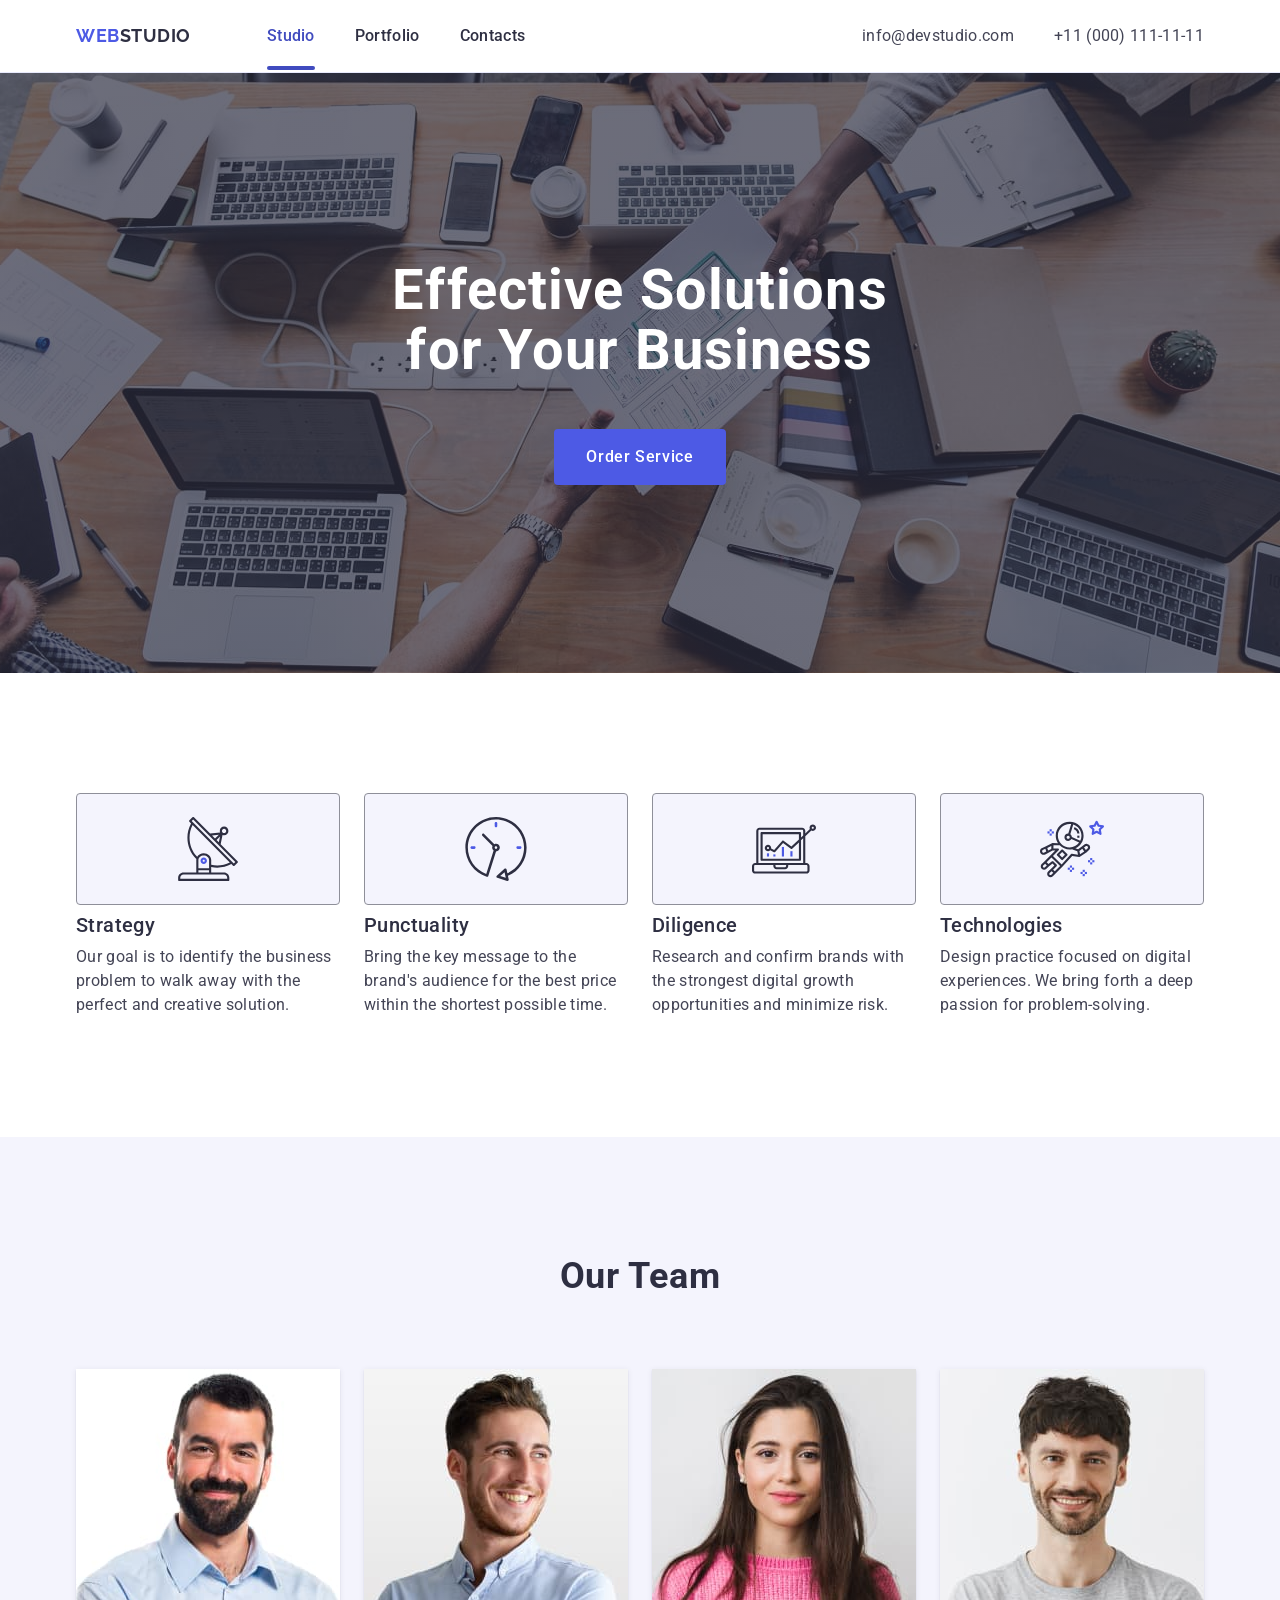
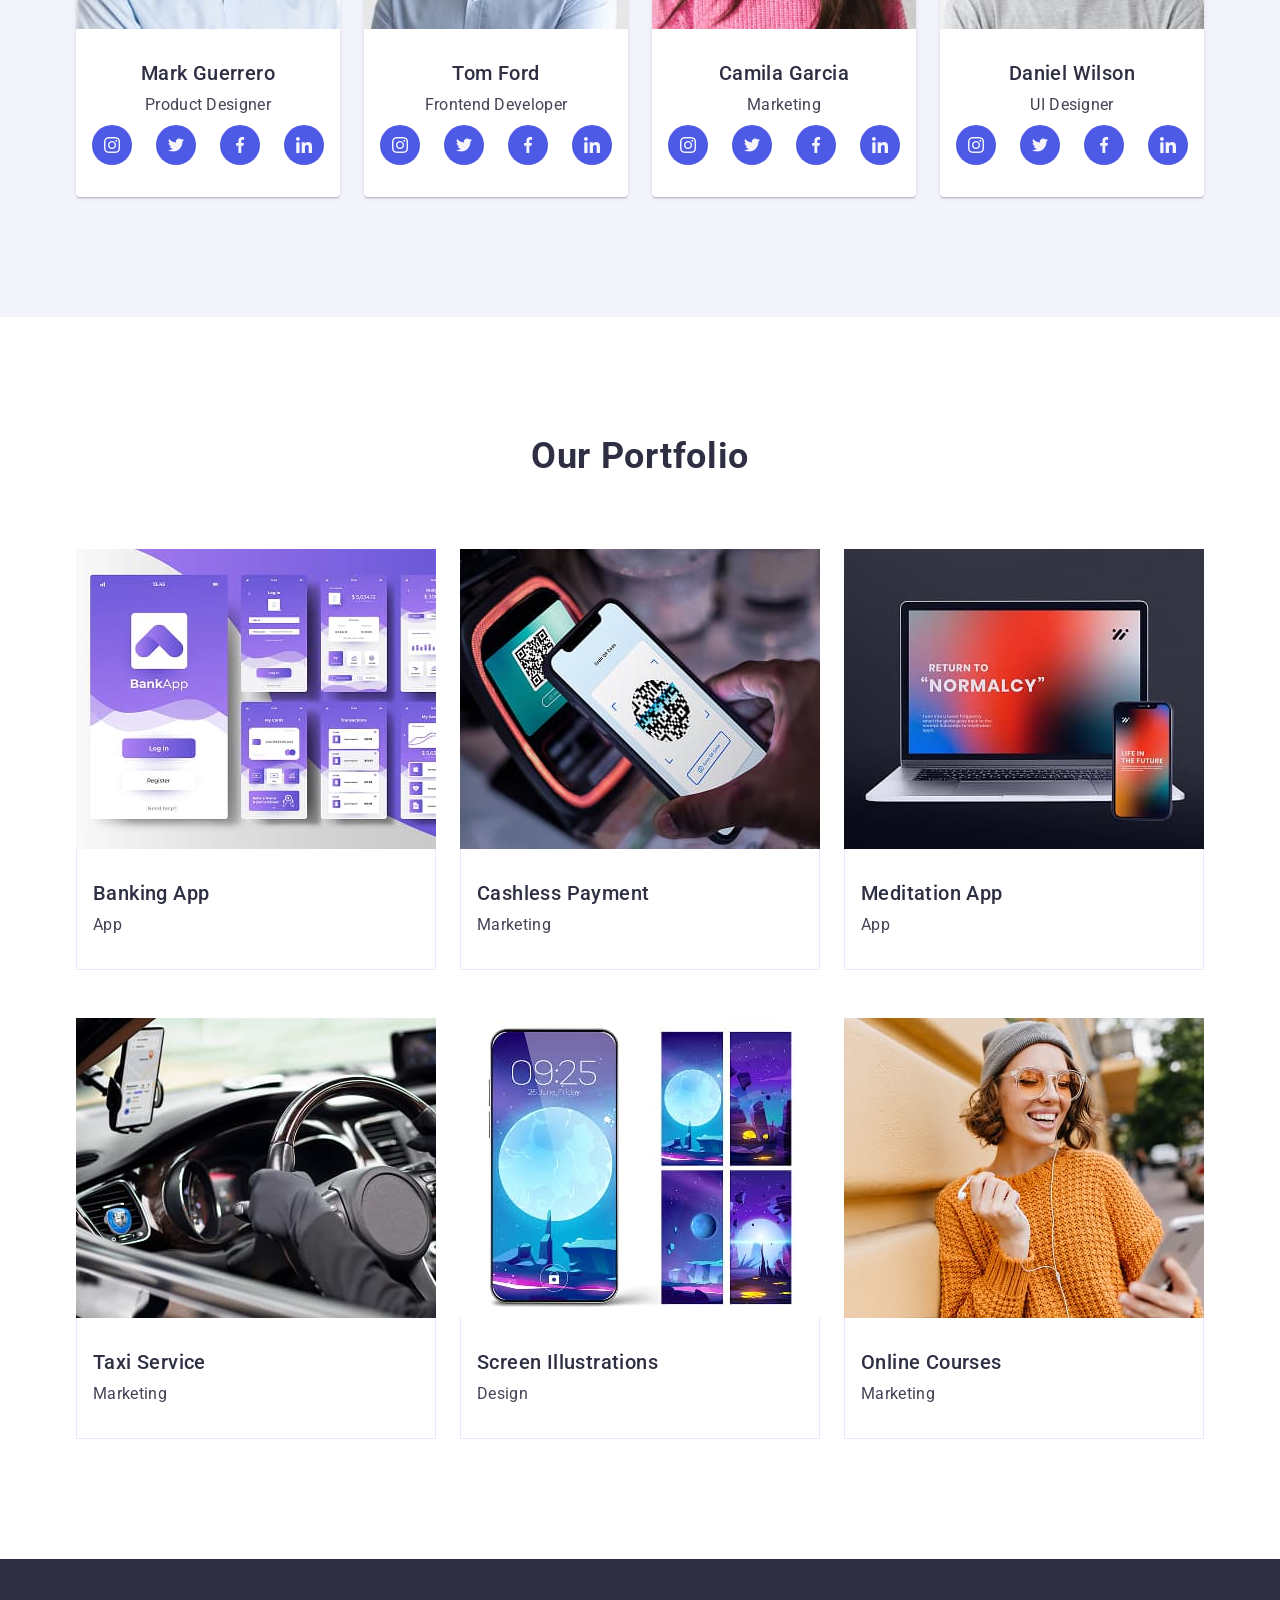
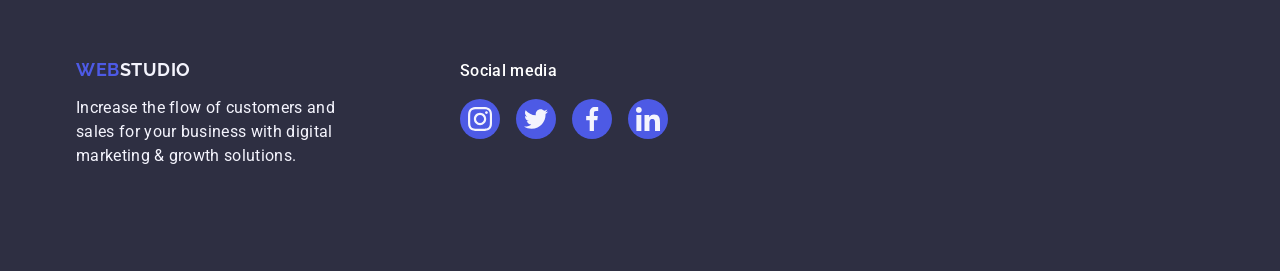
<file: index.html>
<!DOCTYPE html>
<html lang="en">
  <head>
    <meta charset="UTF-8" />
    <meta name="viewport" content="width=device-width, initial-scale=1.0" />
    <title>WebStudio</title>
    <link rel="preconnect" href="https://fonts.googleapis.com" />
    <link rel="preconnect" href="https://fonts.gstatic.com" crossorigin />
    <link
      rel="stylesheet"
      href="https://cdnjs.cloudflare.com/ajax/libs/modern-normalize/3.0.1/modern-normalize.min.css"
      integrity="sha512-q6WgHqiHlKyOqslT/lgBgodhd03Wp4BEqKeW6nNtlOY4quzyG3VoQKFrieaCeSnuVseNKRGpGeDU3qPmabCANg=="
      crossorigin="anonymous"
      referrerpolicy="no-referrer"
    />
    <link
      href="https://fonts.googleapis.com/css2?family=Raleway:wght@700&family=Roboto:wght@400;500;700&display=swap"
      rel="stylesheet"
    />

    <link rel="stylesheet" href="./css/style.css" />
  </head>
  <body>
    <header class="page-header">
      <!-- navigation -->
      <div class="header-container container">
        <nav class="header-nav">
          <a class="logo header-logo" href="./index.html"
            >Web<span class="logo-part">Studio</span></a
          >
          <ul class="list-nav">
            <li class="nav-item">
              <a class="nav-link current" href="./index.html">Studio</a>
            </li>
            <li class="nav-item">
              <a class="nav-link" href="">Portfolio</a>
            </li>
            <li class="nav-item"><a class="nav-link" href="">Contacts</a></li>
          </ul>
        </nav>
        <!-- end navigation -->
        <!-- address -->
        <address class="address">
          <ul class="list-address">
            <li class="address-item">
              <a class="address-link" href="mailto:info@devstudio.com"
                >info@devstudio.com</a
              >
            </li>
            <li class="address-item">
              <a class="address-link" href="tel:+110001111111"
                >+11 (000) 111-11-11</a
              >
            </li>
          </ul>
        </address>
      </div>
    </header>
    <!-- end address -->
    <main class="main">
      <section class="business">
        <div class="container">
          <h1 class="business-head">Effective Solutions for Your Business</h1>
          <button class="button-class" type="button">Order Service</button>
        </div>
      </section>
      <!--tech skills -->
      <section class="techskills-conteiner">
        <div class="container">
          <h2 class="visually-hidden">tech skills</h2>
          <ul class="techskills-conteiner-list">
            <li class="techskills-item">
              <div class="techskills-wrapper">
                <svg width="64" height="64">
                  <use href="./images/icons.svg#icon-antenna-1"></use>
                </svg>
              </div>
              <h3 class="techskills">Strategy</h3>
              <p class="techskills-text">
                Our goal is to identify the business problem to walk away with
                the perfect and creative solution.
              </p>
            </li>
            <li class="techskills-item">
              <div class="techskills-wrapper">
                <svg width="64" height="64">
                  <use href="./images/icons.svg#icon-clock-1"></use>
                </svg>
              </div>
              <h3 class="techskills">Punctuality</h3>
              <p class="techskills-text">
                Bring the key message to the brand's audience for the best price
                within the shortest possible time.
              </p>
            </li>
            <li class="techskills-item">
              <div class="techskills-wrapper">
                <svg width="64" height="64">
                  <use href="./images/icons.svg#icon-diagram-1"></use>
                </svg>
              </div>
              <h3 class="techskills">Diligence</h3>
              <p class="techskills-text">
                Research and confirm brands with the strongest digital growth
                opportunities and minimize risk.
              </p>
            </li>
            <li class="techskills-item">
              <div class="techskills-wrapper">
                <svg width="64" height="64">
                  <use href="./images/icons.svg#icon-astronaut-1"></use>
                </svg>
              </div>
              <h3 class="techskills">Technologies</h3>
              <p class="techskills-text">
                Design practice focused on digital experiences. We bring forth a
                deep passion for problem-solving.
              </p>
            </li>
          </ul>
        </div>
      </section>

      <!-- end tech skills -->
      <!-- our team -->
      <section class="ourteam">
        <div class="container">
          <h2 class="ourteam-head">Our Team</h2>
          <ul class="ourteam-list">
            <li class="ourteam-table">
              <img
                src="./images/markgurrero.jpg"
                alt="mark gurrero photo"
                width="264"
              />
              <div class="wrapper">
                <h3 class="ourteam-head-people">Mark Guerrero</h3>
                <p class="ourteam-head-text">Product Designer</p>
                <ul class="icon-list">
                  <li class="item-icon">
                    <a href="" class="icon-link">
                      <svg class="icon" width="16" height="16">
                        <use href="./images/icons.svg#icon-instagram-2"></use>
                      </svg>
                    </a>
                  </li>
                  <li class="item-icon">
                    <a href="" class="icon-link">
                      <svg class="icon" width="16" height="16">
                        <use href="./images/icons.svg#icon-twitter-1"></use>
                      </svg>
                    </a>
                  </li>
                  <li class="item-icon">
                    <a href="" class="icon-link">
                      <svg class="icon" width="16" height="16">
                        <use href="./images/icons.svg#icon-facebook-1"></use>
                      </svg>
                    </a>
                  </li>
                  <li class="item-icon">
                    <a href="" class="icon-link">
                      <svg class="icon" width="16" height="16">
                        <use href="./images/icons.svg#icon-linkedin-1"></use>
                      </svg>
                    </a>
                  </li>
                </ul>
              </div>
            </li>
            <li class="ourteam-table">
              <img
                src="./images/tomford.jpg"
                alt="tom ford photo"
                width="264"
              />
              <div class="wrapper">
                <h3 class="ourteam-head-people">Tom Ford</h3>
                <p class="ourteam-head-text">Frontend Developer</p>
                <ul class="icon-list">
                  <li class="item-icon">
                    <a href="" class="icon-link">
                      <svg class="icon" width="16" height="16">
                        <use href="./images/icons.svg#icon-instagram-2"></use>
                      </svg>
                    </a>
                  </li>
                  <li class="item-icon">
                    <a href="" class="icon-link">
                      <svg class="icon" width="16" height="16">
                        <use href="./images/icons.svg#icon-twitter-1"></use>
                      </svg>
                    </a>
                  </li>
                  <li class="item-icon">
                    <a href="" class="icon-link">
                      <svg class="icon" width="16" height="16">
                        <use href="./images/icons.svg#icon-facebook-1"></use>
                      </svg>
                    </a>
                  </li>
                  <li class="item-icon">
                    <a href="" class="icon-link">
                      <svg
                        class="icon"
                        width="16"
                        height="16
                      "
                      >
                        <use href="./images/icons.svg#icon-linkedin-1"></use>
                      </svg>
                    </a>
                  </li>
                </ul>
              </div>
            </li>
            <li class="ourteam-table">
              <img
                src="./images/camilagarcia.jpg"
                alt="camila garcia photo"
                width="264"
              />
              <div class="wrapper">
                <h3 class="ourteam-head-people">Camila Garcia</h3>
                <p class="ourteam-head-text">Marketing</p>
                <ul class="icon-list">
                  <li class="item-icon">
                    <a href="" class="icon-link">
                      <svg class="icon" width="16" height="16">
                        <use href="./images/icons.svg#icon-instagram-2"></use>
                      </svg>
                    </a>
                  </li>
                  <li class="item-icon">
                    <a href="" class="icon-link">
                      <svg class="icon" width="16" height="16">
                        <use href="./images/icons.svg#icon-twitter-1"></use>
                      </svg>
                    </a>
                  </li>
                  <li class="item-icon">
                    <a href="" class="icon-link">
                      <svg class="icon" width="16" height="16">
                        <use href="./images/icons.svg#icon-facebook-1"></use>
                      </svg>
                    </a>
                  </li>
                  <li class="item-icon">
                    <a href="" class="icon-link">
                      <svg
                        class="icon"
                        width="16"
                        height="16
                      "
                      >
                        <use href="./images/icons.svg#icon-linkedin-1"></use>
                      </svg>
                    </a>
                  </li>
                </ul>
              </div>
            </li>
            <li class="ourteam-table">
              <img
                src="./images/danielwilson.jpg"
                alt="daniel wilson photo"
                width="264"
              />
              <div class="wrapper">
                <h3 class="ourteam-head-people">Daniel Wilson</h3>
                <p class="ourteam-head-text">UI Designer</p>
                <ul class="icon-list">
                  <li class="item-icon">
                    <a href="" class="icon-link">
                      <svg class="icon" width="16" height="16">
                        <use href="./images/icons.svg#icon-instagram-2"></use>
                      </svg>
                    </a>
                  </li>
                  <li class="item-icon">
                    <a href="" class="icon-link">
                      <svg class="icon" width="16" height="16">
                        <use href="./images/icons.svg#icon-twitter-1"></use>
                      </svg>
                    </a>
                  </li>
                  <li class="item-icon">
                    <a href="" class="icon-link">
                      <svg class="icon" width="16" height="16">
                        <use href="./images/icons.svg#icon-facebook-1"></use>
                      </svg>
                    </a>
                  </li>
                  <li class="item-icon">
                    <a href="" class="icon-link">
                      <svg
                        class="icon"
                        width="16"
                        height="16
                      "
                      >
                        <use href="./images/icons.svg#icon-linkedin-1"></use>
                      </svg>
                    </a>
                  </li>
                </ul>
              </div>
            </li>
          </ul>
        </div>
      </section>

      <!-- our team end -->
      <section class="portfolio-title">
        <div class="container">
          <h2 class="portfolio">Our Portfolio</h2>
          <ul class="portfolio-list">
            <li class="portfolio-item">
              <div class="portfolio-block">
                <img
                  src="./images/bankingapp.jpg"
                  alt="banking app"
                  width="360"
                />
                <p class="overlay">
                  14 Stylish and User-Friendly App Design Concepts · Task
                  Manager App · Calorie Tracker App · Exotic Fruit Ecommerce App
                  · Cloud Storage App
                </p>

                <div class="portfolio-custom">
                  <h3 class="portfolio-head">Banking App</h3>
                  <p class="portfolio-text">App</p>
                </div>
              </div>
            </li>
            <li class="portfolio-item">
              <div class="portfolio-block">
                <img
                  src="./images/cashlesspayment.jpg"
                  alt="cashless payment"
                  width="360"
                />
                <p class="overlay">
                  14 Stylish and User-Friendly App Design Concepts · Task
                  Manager App · Calorie Tracker App · Exotic Fruit Ecommerce App
                  · Cloud Storage App
                </p>
                <div class="portfolio-custom">
                  <h3 class="portfolio-head">Cashless Payment</h3>
                  <p class="portfolio-text">Marketing</p>
                </div>
              </div>
            </li>
            <li class="portfolio-item">
              <div class="portfolio-block">
                <img
                  src="./images/mediationapp.jpg"
                  alt="mediation app"
                  width="360"
                />
                <p class="overlay">
                  14 Stylish and User-Friendly App Design Concepts · Task
                  Manager App · Calorie Tracker App · Exotic Fruit Ecommerce App
                  · Cloud Storage App
                </p>

                <div class="portfolio-custom">
                  <h3 class="portfolio-head">Meditation App</h3>
                  <p class="portfolio-text">App</p>
                </div>
              </div>
            </li>
            <li class="portfolio-item">
              <div class="portfolio-block">
                <img
                  src="./images/taxiservice.jpg"
                  alt="taxi service"
                  width="360"
                />
                <p class="overlay">
                  14 Stylish and User-Friendly App Design Concepts · Task
                  Manager App · Calorie Tracker App · Exotic Fruit Ecommerce App
                  · Cloud Storage App
                </p>

                <div class="portfolio-custom">
                  <h3 class="portfolio-head">Taxi Service</h3>
                  <p class="portfolio-text">Marketing</p>
                </div>
              </div>
            </li>
            <li class="portfolio-item">
              <div class="portfolio-block">
                <img
                  src="./images/screenilustraitions.jpg"
                  width="360"
                  alt="screen ilustraitions"
                />
                <p class="overlay">
                  14 Stylish and User-Friendly App Design Concepts · Task
                  Manager App · Calorie Tracker App · Exotic Fruit Ecommerce App
                  · Cloud Storage App
                </p>

                <div class="portfolio-custom">
                  <h3 class="portfolio-head">Screen Illustrations</h3>
                  <p class="portfolio-text">Design</p>
                </div>
              </div>
            </li>
            <li class="portfolio-item">
              <div class="portfolio-block">
                <img
                  src="./images/onlinecurses.jpg"
                  alt="online curses"
                  width="360"
                />
                <p class="overlay">
                  14 Stylish and User-Friendly App Design Concepts · Task
                  Manager App · Calorie Tracker App · Exotic Fruit Ecommerce App
                  · Cloud Storage App
                </p>

                <div class="portfolio-custom">
                  <h3 class="portfolio-head">Online Courses</h3>
                  <p class="portfolio-text">Marketing</p>
                </div>
              </div>
            </li>
          </ul>
        </div>
      </section>
    </main>
    <!-- footer -->
    <footer class="page-footer">
      <div class="container footer-wrapper">
        <div class="footer-list">
          <a class="logo footer-logo" href="/"
            >Web<span class="logo-part">Studio</span></a
          >
          <p class="page-footer-text">
            Increase the flow of customers and sales for your business with
            digital marketing & growth solutions.
          </p>
        </div>
        <div class="footer-link">
          <p class="footer-icon-text">Social media</p>
          <ul class="footer-icon-list">
            <li class="footer-item-icon">
              <a href="" class="footer-icon-link">
                <svg class="footer-icon" width="24" height="24">
                  <use href="./images/icons.svg#icon-instagram-2"></use>
                </svg>
              </a>
            </li>
            <li class="footer-item-icon">
              <a href="" class="footer-icon-link">
                <svg class="footer-icon" width="24" height="24">
                  <use href="./images/icons.svg#icon-twitter-1"></use>
                </svg>
              </a>
            </li>
            <li class="footer-item-icon">
              <a href="" class="footer-icon-link">
                <svg class="footer-icon" width="24" height="24">
                  <use href="./images/icons.svg#icon-facebook-1"></use>
                </svg>
              </a>
            </li>
            <li class="footer-item-icon">
              <a href="" class="footer-icon-link">
                <svg class="footer-icon" width="24" height="24">
                  <use href="./images/icons.svg#icon-linkedin-1"></use>
                </svg>
              </a>
            </li>
          </ul>
        </div>
      </div>
    </footer>
    <!-- end footer -->
  </body>
</html>
</file>
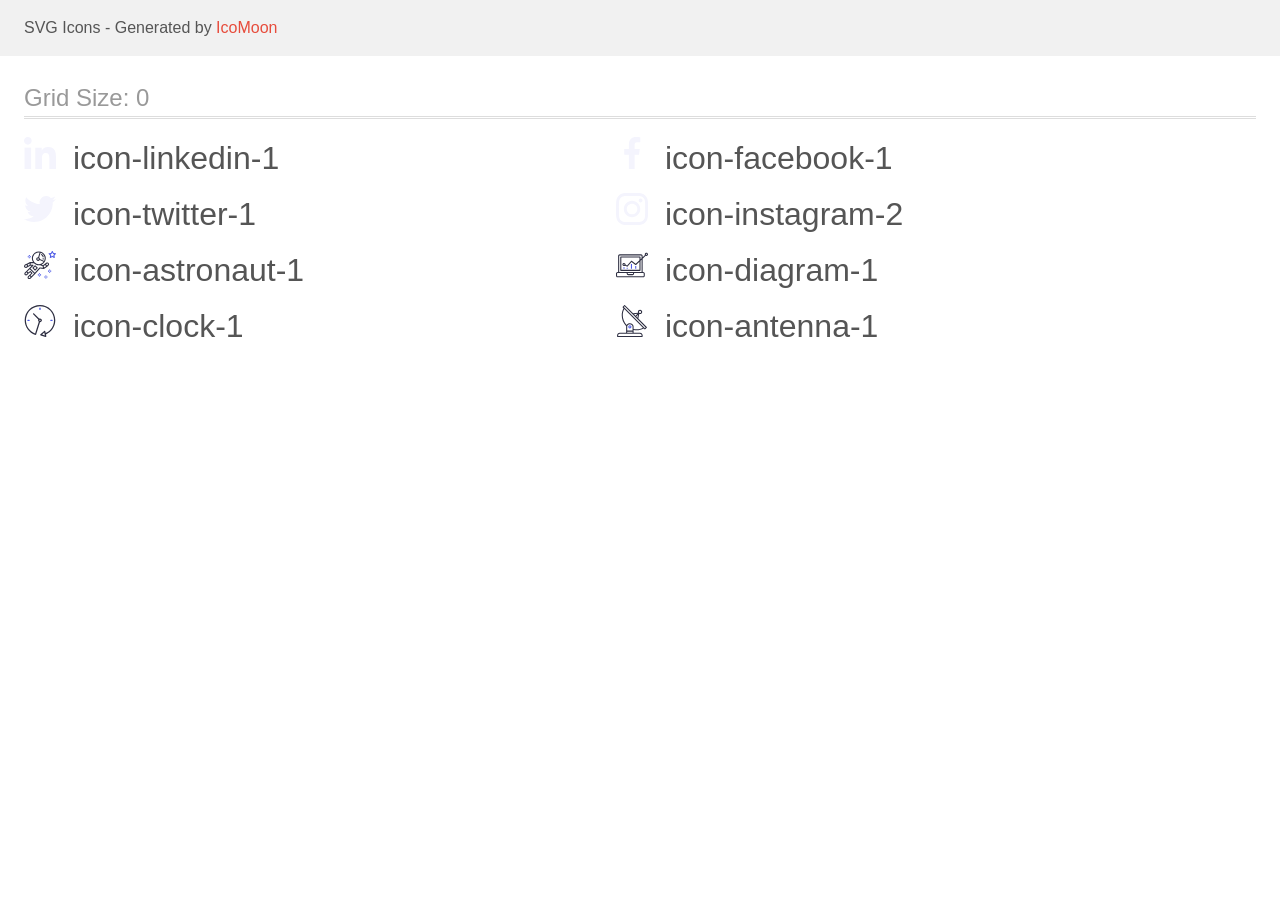
<file: images/demo.html>
<!doctype html>
<html>
<head>
    <title>IcoMoon - SVG Icons</title>
    <meta charset="utf-8">
    <meta name="viewport" content="width=device-width, initial-scale=1">
    <link rel="stylesheet" href="demo-files/demo.css">
    <link rel="stylesheet" href="style.css">
</head>
<body>
<svg aria-hidden="true" style="position: absolute; width: 0; height: 0; overflow: hidden;" version="1.1" xmlns="http://www.w3.org/2000/svg" xmlns:xlink="http://www.w3.org/1999/xlink">
<defs>
<symbol id="icon-linkedin-1" viewBox="0 0 32 32">
<path fill="#f4f4fd" style="fill: var(--color1, #f4f4fd)" d="M31.992 32v-0.001h0.008v-11.736c0-5.741-1.236-10.164-7.948-10.164-3.227 0-5.392 1.771-6.276 3.449h-0.093v-2.913h-6.364v21.364h6.627v-10.579c0-2.785 0.528-5.479 3.977-5.479 3.399 0 3.449 3.179 3.449 5.657v10.401h6.62z"></path>
<path fill="#f4f4fd" style="fill: var(--color1, #f4f4fd)" d="M0.528 10.636h6.635v21.364h-6.635v-21.364z"></path>
<path fill="#f4f4fd" style="fill: var(--color1, #f4f4fd)" d="M3.843-0c-2.121 0-3.843 1.721-3.843 3.843s1.721 3.879 3.843 3.879c2.121 0 3.843-1.757 3.843-3.879-0.001-2.121-1.723-3.843-3.843-3.843v0z"></path>
</symbol>
<symbol id="icon-facebook-1" viewBox="0 0 32 32">
<path fill="#f4f4fd" style="fill: var(--color1, #f4f4fd)" d="M21.329 5.313h2.921v-5.088c-0.504-0.069-2.237-0.225-4.256-0.225-4.212 0-7.097 2.649-7.097 7.519v4.481h-4.648v5.688h4.648v14.312h5.699v-14.311h4.46l0.708-5.688h-5.169v-3.919c0.001-1.644 0.444-2.769 2.735-2.769z"></path>
</symbol>
<symbol id="icon-twitter-1" viewBox="0 0 32 32">
<path fill="#f4f4fd" style="fill: var(--color1, #f4f4fd)" d="M32 6.078c-1.19 0.522-2.458 0.868-3.78 1.036 1.36-0.812 2.398-2.088 2.886-3.626-1.268 0.756-2.668 1.29-4.16 1.588-1.204-1.282-2.92-2.076-4.792-2.076-3.632 0-6.556 2.948-6.556 6.562 0 0.52 0.044 1.020 0.152 1.496-5.454-0.266-10.28-2.88-13.522-6.862-0.566 0.982-0.898 2.106-0.898 3.316 0 2.272 1.17 4.286 2.914 5.452-1.054-0.020-2.088-0.326-2.964-0.808 0 0.020 0 0.046 0 0.072 0 3.188 2.274 5.836 5.256 6.446-0.534 0.146-1.116 0.216-1.72 0.216-0.42 0-0.844-0.024-1.242-0.112 0.85 2.598 3.262 4.508 6.13 4.57-2.232 1.746-5.066 2.798-8.134 2.798-0.538 0-1.054-0.024-1.57-0.090 2.906 1.874 6.35 2.944 10.064 2.944 12.072 0 18.672-10 18.672-18.668 0-0.29-0.010-0.57-0.024-0.848 1.302-0.924 2.396-2.078 3.288-3.406z"></path>
</symbol>
<symbol id="icon-instagram-2" viewBox="0 0 32 32">
<path fill="#f4f4fd" style="fill: var(--color1, #f4f4fd)" d="M31.969 9.408c-0.075-1.7-0.35-2.869-0.744-3.882-0.406-1.075-1.031-2.038-1.85-2.838-0.8-0.813-1.769-1.444-2.832-1.844-1.019-0.394-2.182-0.669-3.882-0.744-1.713-0.081-2.257-0.1-6.601-0.1s-4.888 0.019-6.595 0.094c-1.7 0.075-2.869 0.35-3.882 0.744-1.075 0.406-2.038 1.031-2.838 1.85-0.813 0.8-1.444 1.769-1.844 2.832-0.394 1.019-0.669 2.182-0.744 3.882-0.081 1.713-0.1 2.257-0.1 6.601s0.019 4.888 0.094 6.595c0.075 1.7 0.35 2.869 0.744 3.882 0.406 1.075 1.038 2.038 1.85 2.838 0.8 0.813 1.769 1.444 2.832 1.844 1.019 0.394 2.182 0.669 3.882 0.744 1.706 0.075 2.25 0.094 6.595 0.094s4.888-0.019 6.595-0.094c1.7-0.075 2.869-0.35 3.882-0.744 2.151-0.831 3.851-2.532 4.682-4.682 0.394-1.019 0.669-2.182 0.744-3.882 0.075-1.707 0.094-2.25 0.094-6.595s-0.006-4.888-0.081-6.595zM29.087 22.473c-0.069 1.563-0.331 2.407-0.55 2.969-0.538 1.394-1.644 2.5-3.038 3.038-0.563 0.219-1.413 0.481-2.969 0.55-1.688 0.075-2.194 0.094-6.464 0.094s-4.782-0.019-6.464-0.094c-1.563-0.069-2.407-0.331-2.969-0.55-0.694-0.256-1.325-0.663-1.838-1.194-0.531-0.519-0.938-1.144-1.194-1.838-0.219-0.563-0.481-1.413-0.55-2.969-0.075-1.688-0.094-2.194-0.094-6.464s0.019-4.782 0.094-6.464c0.069-1.563 0.331-2.407 0.55-2.969 0.256-0.694 0.663-1.325 1.2-1.838 0.519-0.531 1.144-0.938 1.838-1.194 0.563-0.219 1.413-0.481 2.969-0.55 1.688-0.075 2.194-0.094 6.464-0.094 4.276 0 4.782 0.019 6.464 0.094 1.563 0.069 2.407 0.331 2.969 0.55 0.694 0.256 1.325 0.662 1.838 1.194 0.531 0.519 0.938 1.144 1.194 1.838 0.219 0.563 0.481 1.413 0.55 2.969 0.075 1.688 0.094 2.194 0.094 6.464s-0.019 4.77-0.094 6.458z"></path>
<path fill="#f4f4fd" style="fill: var(--color1, #f4f4fd)" d="M16.059 7.783c-4.538 0-8.22 3.682-8.22 8.22s3.682 8.22 8.22 8.22c4.538 0 8.22-3.682 8.22-8.22s-3.682-8.22-8.22-8.22zM16.059 21.335c-2.944 0-5.332-2.388-5.332-5.332s2.388-5.332 5.332-5.332c2.944 0 5.332 2.388 5.332 5.332s-2.388 5.332-5.332 5.332z"></path>
<path fill="#f4f4fd" style="fill: var(--color1, #f4f4fd)" d="M26.524 7.458c0 1.060-0.859 1.919-1.919 1.919s-1.919-0.859-1.919-1.919c0-1.060 0.859-1.919 1.919-1.919s1.919 0.859 1.919 1.919z"></path>
</symbol>
<symbol id="icon-astronaut-1" viewBox="0 0 32 32">
<path fill="#4d5ae5" style="fill: var(--color2, #4d5ae5)" d="M31.974 4.524c-0.063-0.193-0.229-0.333-0.43-0.363l-1.91-0.278-0.855-1.731c-0.179-0.365-0.777-0.365-0.956 0l-0.855 1.731-1.91 0.278c-0.201 0.029-0.367 0.17-0.431 0.363-0.062 0.193-0.011 0.405 0.135 0.547l1.383 1.348-0.326 1.903c-0.034 0.2 0.048 0.402 0.212 0.522 0.166 0.121 0.382 0.135 0.562 0.040l1.709-0.899 1.709 0.899c0.078 0.041 0.164 0.061 0.249 0.061 0.11 0 0.221-0.034 0.314-0.102 0.164-0.119 0.246-0.322 0.212-0.522l-0.326-1.903 1.383-1.348c0.145-0.142 0.197-0.354 0.135-0.547zM29.511 5.851c-0.125 0.122-0.183 0.299-0.153 0.472l0.191 1.114-1-0.526c-0.078-0.041-0.163-0.061-0.249-0.061s-0.17 0.020-0.249 0.061l-1.001 0.526 0.191-1.114c0.030-0.173-0.028-0.349-0.153-0.472l-0.81-0.789 1.119-0.163c0.174-0.025 0.324-0.134 0.402-0.292l0.5-1.013 0.5 1.013c0.078 0.157 0.228 0.267 0.402 0.292l1.119 0.163-0.809 0.789z"></path>
<path fill="#4d5ae5" style="fill: var(--color2, #4d5ae5)" d="M26.133 20.522h-1.067v1.067h1.067v-1.067z"></path>
<path fill="#4d5ae5" style="fill: var(--color2, #4d5ae5)" d="M26.133 22.656h-1.067v1.067h1.067v-1.067z"></path>
<path fill="#4d5ae5" style="fill: var(--color2, #4d5ae5)" d="M27.2 21.589h-1.067v1.067h1.067v-1.067z"></path>
<path fill="#4d5ae5" style="fill: var(--color2, #4d5ae5)" d="M25.067 21.589h-1.067v1.067h1.067v-1.067z"></path>
<path fill="#4d5ae5" style="fill: var(--color2, #4d5ae5)" d="M22.4 26.389h-1.067v1.067h1.067v-1.067z"></path>
<path fill="#4d5ae5" style="fill: var(--color2, #4d5ae5)" d="M22.4 28.522h-1.067v1.067h1.067v-1.067z"></path>
<path fill="#4d5ae5" style="fill: var(--color2, #4d5ae5)" d="M23.467 27.456h-1.067v1.067h1.067v-1.067z"></path>
<path fill="#4d5ae5" style="fill: var(--color2, #4d5ae5)" d="M21.333 27.456h-1.067v1.067h1.067v-1.067z"></path>
<path fill="#4d5ae5" style="fill: var(--color2, #4d5ae5)" d="M16 24.256h-1.067v1.067h1.067v-1.067z"></path>
<path fill="#4d5ae5" style="fill: var(--color2, #4d5ae5)" d="M16 26.389h-1.067v1.067h1.067v-1.067z"></path>
<path fill="#4d5ae5" style="fill: var(--color2, #4d5ae5)" d="M17.067 25.322h-1.067v1.067h1.067v-1.067z"></path>
<path fill="#4d5ae5" style="fill: var(--color2, #4d5ae5)" d="M14.933 25.322h-1.067v1.067h1.067v-1.067z"></path>
<path fill="#4d5ae5" style="fill: var(--color2, #4d5ae5)" d="M5.867 6.122h-1.067v1.067h1.067v-1.067z"></path>
<path fill="#4d5ae5" style="fill: var(--color2, #4d5ae5)" d="M5.867 8.255h-1.067v1.067h1.067v-1.067z"></path>
<path fill="#4d5ae5" style="fill: var(--color2, #4d5ae5)" d="M6.933 7.189h-1.067v1.067h1.067v-1.067z"></path>
<path fill="#4d5ae5" style="fill: var(--color2, #4d5ae5)" d="M4.8 7.189h-1.067v1.067h1.067v-1.067z"></path>
<path fill="#2e2f42" style="fill: var(--color3, #2e2f42)" d="M24.715 14.159c-0.287-0.388-0.709-0.637-1.188-0.705-0.481-0.068-0.956 0.058-1.34 0.352l-1.252 0.96-1.898 1.417-1.358-0.541c2.421-1.086 4.114-3.508 4.114-6.32 0-3.823-3.123-6.933-6.961-6.933s-6.961 3.11-6.961 6.933c0 1.386 0.414 2.674 1.12 3.758l-2.764-0.024c-0.002 0-0.003 0-0.005 0-0.009 0-0.015 0.004-0.023 0.005-0.053 0.002-0.105 0.013-0.155 0.031-0.013 0.005-0.026 0.008-0.038 0.013-0.006 0.003-0.013 0.003-0.019 0.006l-3.233 1.596c-0.001 0-0.001 0-0.001 0.001l-1.893 0.911c-0.021 0.009-0.042 0.021-0.063 0.035-0.755 0.502-1.012 1.489-0.598 2.295 0.22 0.429 0.595 0.745 1.056 0.889 0.178 0.055 0.359 0.083 0.539 0.083 0.29 0 0.577-0.071 0.839-0.211l1.388-0.738 2.264-1.169 1.357-0.008-5.442 5.416c-0.001 0.001-0.001 0.001-0.002 0.001l-1.339 1.333c-0.316 0.315-0.49 0.732-0.49 1.178s0.174 0.863 0.49 1.179c0.325 0.323 0.752 0.485 1.179 0.485s0.854-0.162 1.18-0.485l1.314-1.309 1.741-1.3 0.901 0.897-1.762 1.754c-0 0.001-0.001 0.001-0.002 0.001l-1.339 1.333c-0.316 0.315-0.49 0.732-0.49 1.178s0.174 0.863 0.49 1.179c0.325 0.323 0.753 0.485 1.18 0.485s0.855-0.162 1.18-0.485l3.482-3.467c0.001-0.001 0.001-0.001 0.001-0.002l1.010-1-0.004-0.004c0.006-0.006 0.015-0.009 0.022-0.015l5.166-5.658 3.471 0.494c0.025 0.004 0.050 0.005 0.075 0.005 0.065 0 0.127-0.015 0.187-0.038 0.018-0.006 0.033-0.015 0.050-0.023 0.019-0.010 0.039-0.015 0.058-0.027l3.213-2.133c0.012-0.008 0.018-0.021 0.029-0.029 0.013-0.010 0.029-0.014 0.041-0.026l1.271-1.191c0.662-0.62 0.753-1.635 0.212-2.362zM2.13 17.77c-0.173 0.093-0.37 0.111-0.558 0.052-0.187-0.058-0.338-0.186-0.427-0.358-0.161-0.314-0.068-0.695 0.214-0.902l1.314-0.632 0.449 1.313-0.992 0.527zM5.628 15.942l-1.548 0.8-0.439-1.283 2.027-1.001-0.040 1.484zM20.727 9.322c0 0.918-0.219 1.785-0.599 2.559l-4.181-1.899c-0.044-0.573-0.341-1.075-0.788-1.388l1.464-4.86c2.378 0.756 4.105 2.974 4.105 5.588zM8.938 9.322c0-3.235 2.644-5.867 5.894-5.867 0.253 0 0.5 0.021 0.745 0.052l-1.432 4.754c-0.019-0.001-0.037-0.006-0.057-0.006-1.033 0-1.873 0.837-1.873 1.867s0.84 1.867 1.873 1.867c0.694 0 1.294-0.383 1.618-0.945l3.862 1.755c-1.075 1.446-2.795 2.39-4.737 2.39-3.25 0-5.894-2.632-5.894-5.867zM14.894 10.122c0 0.441-0.362 0.8-0.806 0.8s-0.806-0.359-0.806-0.8c0-0.441 0.362-0.8 0.806-0.8s0.806 0.359 0.806 0.8zM2.465 25.146c-0.236 0.234-0.619 0.234-0.854 0.001-0.114-0.114-0.176-0.263-0.176-0.423s0.062-0.309 0.176-0.421l0.962-0.958 0.851 0.848-0.959 0.955zM5.679 28.88c-0.236 0.234-0.619 0.235-0.855 0.001-0.114-0.114-0.176-0.263-0.176-0.423s0.062-0.309 0.176-0.421l0.963-0.959 0.852 0.848-0.96 0.955zM9.16 25.411c-0.001 0-0.001 0-0.002 0.001l-1.765 1.76-0.852-0.848 1.763-1.755c0 0 0 0 0-0s0.001-0.001 0.002-0.001c0.040-0.040 0.065-0.088 0.090-0.135 0.007-0.014 0.020-0.026 0.026-0.040 0.017-0.041 0.019-0.085 0.026-0.129 0.003-0.025 0.014-0.047 0.014-0.073 0-0.036-0.013-0.070-0.020-0.106-0.006-0.032-0.006-0.065-0.019-0.095-0.020-0.050-0.055-0.094-0.091-0.138-0.010-0.012-0.014-0.027-0.025-0.038 0 0 0 0-0.001 0s-0.001-0.002-0.001-0.002l-1.607-1.6c-0.017-0.017-0.039-0.024-0.058-0.038-0.028-0.022-0.055-0.042-0.087-0.058-0.030-0.015-0.061-0.024-0.093-0.033-0.034-0.010-0.067-0.017-0.103-0.020-0.033-0.002-0.063 0.001-0.095 0.005-0.036 0.004-0.069 0.009-0.104 0.020-0.034 0.011-0.063 0.027-0.094 0.045-0.020 0.011-0.042 0.015-0.061 0.029l-1.773 1.324-0.901-0.897 2.399-2.386 4.361 4.289-0.928 0.919zM15.979 18.394c-0.015-0.002-0.030 0.004-0.045 0.003-0.039-0.002-0.076 0.001-0.115 0.007-0.030 0.005-0.059 0.011-0.088 0.021-0.034 0.012-0.065 0.028-0.097 0.047-0.030 0.018-0.057 0.037-0.083 0.061-0.013 0.011-0.028 0.017-0.040 0.029l-4.698 5.146-4.328-4.257 2.833-2.818c0.209-0.208 0.21-0.546 0.002-0.755-0.105-0.105-0.243-0.157-0.381-0.156v-0.001l-2.219 0.013 0.028-1.607 3.104 0.027c1.265 1.294 3.029 2.101 4.981 2.101 0.437 0 0.864-0.045 1.279-0.123 0.040 0.032 0.079 0.065 0.13 0.085l2.41 0.96 0.152 0.758 0.178 0.885-3.003-0.427zM20.020 18.572l-0.313-1.558 1.446-1.080 0.947 1.257-2.080 1.381zM23.774 15.741l-0.838 0.785-0.931-1.236 0.831-0.637c0.155-0.119 0.351-0.168 0.543-0.143 0.193 0.027 0.364 0.128 0.48 0.284 0.217 0.292 0.18 0.699-0.085 0.947z"></path>
<path fill="#2e2f42" style="fill: var(--color3, #2e2f42)" d="M13.602 18.544l-2.143-2.133c-0.207-0.207-0.545-0.207-0.753 0l-2.142 2.133c-0.1 0.101-0.157 0.236-0.157 0.378s0.056 0.278 0.157 0.378l2.142 2.133c0.104 0.103 0.241 0.155 0.377 0.155s0.273-0.052 0.376-0.155l2.143-2.133c0.1-0.1 0.157-0.236 0.157-0.378s-0.057-0.278-0.157-0.378zM11.083 20.303l-1.387-1.381 1.387-1.381 1.387 1.381-1.387 1.381z"></path>
<path fill="#2e2f42" style="fill: var(--color3, #2e2f42)" d="M17.164 5.071l-0.258 1.036c0.071 0.018 1.738 0.452 1.738 2.149h1.067c-0-2.017-1.666-2.965-2.547-3.185z"></path>
<path fill="#2e2f42" style="fill: var(--color3, #2e2f42)" d="M19.711 9.322h-1.067v1.067h1.067v-1.067z"></path>
</symbol>
<symbol id="icon-diagram-1" viewBox="0 0 32 32">
<path fill="#4d5ae5" style="fill: var(--color2, #4d5ae5)" d="M14.925 14.965h1.066v4.798h-1.066v-4.797z"></path>
<path fill="#4d5ae5" style="fill: var(--color2, #4d5ae5)" d="M19.19 17.097h1.066v2.665h-1.066v-2.665z"></path>
<path fill="#4d5ae5" style="fill: var(--color2, #4d5ae5)" d="M10.661 18.696h1.066v1.066h-1.066v-1.066z"></path>
<path fill="#4d5ae5" style="fill: var(--color2, #4d5ae5)" d="M7.463 18.163h1.066v1.599h-1.066v-1.599z"></path>
<path fill="#2e2f42" style="fill: var(--color3, #2e2f42)" d="M1.599 28.291h25.587c0.883 0 1.599-0.716 1.599-1.599v-2.132c0-0.883-0.716-1.599-1.599-1.599h-0.533v-13.293l3.028-2.868c0.703 0.346 1.553 0.136 2.013-0.499s0.396-1.508-0.152-2.068-1.42-0.644-2.065-0.198c-0.644 0.446-0.873 1.292-0.542 2.002l-2.281 2.163v-1.23c0-0.883-0.716-1.599-1.599-1.599h-21.322c-0.883 0-1.599 0.716-1.599 1.599v15.992h-0.533c-0.883 0-1.599 0.716-1.599 1.599v2.132c0 0.883 0.716 1.599 1.599 1.599zM30.384 4.837c0.294 0 0.533 0.239 0.533 0.533s-0.239 0.533-0.533 0.533c-0.294 0-0.533-0.239-0.533-0.533s0.239-0.533 0.533-0.533zM3.198 6.969c0-0.294 0.239-0.533 0.533-0.533h21.322c0.294 0 0.533 0.239 0.533 0.533v2.239l-1.066 1.013v-2.186c0-0.294-0.239-0.533-0.533-0.533h-19.19c-0.294 0-0.533 0.239-0.533 0.533v13.326c0 0.294 0.239 0.533 0.533 0.533h19.19c0.294 0 0.533-0.239 0.533-0.533v-9.674l1.066-1.010v12.284h-22.388v-15.992zM7.996 13.899c-0.721-0.002-1.354 0.478-1.546 1.174s0.105 1.433 0.725 1.801c0.62 0.368 1.41 0.276 1.928-0.226l1.853 0.93c0.215 0.108 0.476 0.057 0.636-0.123l3.939-4.431 3.872 2.901c0.208 0.156 0.498 0.139 0.686-0.039l3.365-3.188v8.131h-18.124v-12.26h18.124v2.66l-3.771 3.572-3.904-2.927c-0.222-0.166-0.534-0.135-0.718 0.072l-3.993 4.493-1.493-0.746c0.011-0.064 0.018-0.129 0.020-0.193 0-0.883-0.716-1.599-1.599-1.599zM8.529 15.498c0 0.294-0.239 0.533-0.533 0.533s-0.533-0.239-0.533-0.533c0-0.294 0.239-0.533 0.533-0.533s0.533 0.239 0.533 0.533zM11.727 24.027h5.331v0.533c0 0.294-0.239 0.533-0.533 0.533h-4.264c-0.294 0-0.533-0.239-0.533-0.533v-0.533zM1.066 24.56c0-0.294 0.239-0.533 0.533-0.533h9.062v0.533c0 0.883 0.716 1.599 1.599 1.599h4.264c0.883 0 1.599-0.716 1.599-1.599v-0.533h9.062c0.294 0 0.533 0.239 0.533 0.533v2.132c0 0.294-0.239 0.533-0.533 0.533h-25.587c-0.294 0-0.533-0.239-0.533-0.533v-2.132z"></path>
</symbol>
<symbol id="icon-clock-1" viewBox="0 0 32 32">
<path fill="#2e2f42" style="fill: var(--color3, #2e2f42)" d="M31.297 15.301c-0.002-8.452-6.855-15.303-15.308-15.301s-15.303 6.855-15.301 15.308c0.001 6.658 4.307 12.551 10.649 14.576 0.061 0.019 0.124 0.029 0.187 0.029 0.121-0 0.239-0.032 0.342-0.094 0.135-0.080 0.236-0.207 0.283-0.356l3.865-12.25c1.057-0.005 1.909-0.866 1.903-1.923s-0.866-1.909-1.923-1.903c-0.284 0.001-0.565 0.067-0.82 0.191l-5.106-5.107c-0.253-0.245-0.657-0.238-0.902 0.016-0.239 0.247-0.239 0.639 0 0.886l5.103 5.109c-0.392 0.799-0.168 1.764 0.536 2.309l-3.683 11.673c-7.278-2.681-11.004-10.754-8.323-18.032s10.754-11.004 18.032-8.323c7.278 2.681 11.004 10.754 8.323 18.032-1.31 3.556-4.001 6.431-7.462 7.973l-0.398-1.874c-0.073-0.345-0.411-0.565-0.756-0.492-0.109 0.023-0.209 0.074-0.293 0.148l-3.837 3.426c-0.263 0.234-0.287 0.637-0.052 0.9 0.076 0.085 0.174 0.149 0.283 0.184l4.899 1.564c0.335 0.108 0.694-0.077 0.802-0.412 0.034-0.106 0.040-0.219 0.017-0.328l-0.391-1.839c5.664-2.388 9.342-7.942 9.329-14.089zM15.992 14.664c0.352 0 0.638 0.286 0.638 0.638s-0.286 0.638-0.638 0.638c-0.352 0-0.638-0.285-0.638-0.638s0.285-0.638 0.638-0.638zM18.093 29.528l2.184-1.948 0.603 2.84-2.787-0.892z"></path>
<path fill="#4d5ae5" style="fill: var(--color2, #4d5ae5)" d="M15.354 3.185v1.275c0 0.352 0.285 0.638 0.638 0.638s0.638-0.285 0.638-0.638v-1.275c0-0.352-0.286-0.638-0.638-0.638s-0.638 0.286-0.638 0.638z"></path>
<path fill="#4d5ae5" style="fill: var(--color2, #4d5ae5)" d="M3.876 14.664c-0.352 0-0.638 0.286-0.638 0.638s0.285 0.638 0.638 0.638h1.275c0.352 0 0.638-0.285 0.638-0.638s-0.285-0.638-0.638-0.638h-1.275z"></path>
<path fill="#4d5ae5" style="fill: var(--color2, #4d5ae5)" d="M28.108 15.939c0.352 0 0.638-0.285 0.638-0.638s-0.285-0.638-0.638-0.638h-1.275c-0.352 0-0.638 0.286-0.638 0.638s0.286 0.638 0.638 0.638h1.275z"></path>
</symbol>
<symbol id="icon-antenna-1" viewBox="0 0 32 32">
<path fill="#2e2f42" style="fill: var(--color3, #2e2f42)" d="M30.773 22.098l-8.443-8.505 0.937-4.615c0.242 0.094 0.499 0.144 0.758 0.146h0.006c1.192 0.014 2.17-0.941 2.184-2.133s-0.941-2.17-2.133-2.184c-1.192-0.014-2.17 0.941-2.184 2.133-0.003 0.255 0.039 0.509 0.125 0.749l-4.96 0.605-8.091-8.133c-0.099-0.101-0.235-0.159-0.377-0.16-0.14 0.001-0.274 0.056-0.373 0.155l-1.513 1.504c-0.208 0.208-0.208 0.546 0 0.754l0.814 0.826c-3.153 5.798-2.129 12.978 2.519 17.663 0.043 0.041 0.092 0.074 0.146 0.098-0.034 0.18-0.051 0.364-0.052 0.547v6.187h-6.4c-1.472 0.002-2.665 1.195-2.667 2.667v1.067c0 0.295 0.239 0.533 0.533 0.533h24.533c0.295 0 0.533-0.239 0.533-0.533v-1.067c-0.002-1.472-1.195-2.665-2.667-2.667h-6.4v-2.742c1.003 0.21 2.024 0.317 3.049 0.32 2.458-0.003 4.877-0.615 7.040-1.783l0.818 0.823c0.099 0.101 0.235 0.159 0.377 0.16 0.14-0.001 0.274-0.056 0.373-0.155l1.513-1.504c0.208-0.208 0.208-0.546 0-0.754zM23.28 6.233c0.418-0.415 1.093-0.414 1.509 0.004s0.414 1.093-0.004 1.508c-0.2 0.199-0.47 0.31-0.752 0.31h-0.003c-0.589-0.003-1.064-0.483-1.061-1.072 0.002-0.282 0.115-0.552 0.314-0.751h-0.002zM22.024 9.738l-0.598 2.946-1.175-1.182 1.774-1.763zM21.419 8.836l-1.92 1.909-1.485-1.493 3.405-0.415zM24.004 28.8c0.884 0 1.6 0.716 1.6 1.6v0.533h-23.467v-0.533c0-0.884 0.716-1.6 1.6-1.6h20.267zM16.537 26.667v1.067h-5.333v-1.067h5.333zM11.204 25.6v-4.053c0-1.294 1.196-2.347 2.667-2.347s2.667 1.053 2.667 2.347v4.053h-5.333zM17.604 23.904v-2.357c0-1.882-1.675-3.413-3.733-3.413-1.331-0.020-2.576 0.657-3.281 1.786-4.058-4.274-4.971-10.645-2.279-15.887l18.602 18.708c-2.872 1.461-6.165 1.873-9.309 1.163zM28.893 23.22l-21.057-21.181 0.755-0.752 7.935 7.98c0.004 0 0.006 0.007 0.010 0.010l13.115 13.191-0.757 0.752z"></path>
<path fill="#4d5ae5" style="fill: var(--color2, #4d5ae5)" d="M13.876 20.267h-0.005c-0.884-0.001-1.601 0.714-1.602 1.598s0.714 1.601 1.598 1.602h0.005c0.884 0.001 1.601-0.714 1.602-1.598s-0.714-1.601-1.598-1.602zM14.249 22.245c-0.1 0.1-0.236 0.156-0.378 0.155-0.295-0.002-0.532-0.242-0.531-0.536 0.001-0.141 0.057-0.276 0.157-0.375s0.233-0.154 0.373-0.155c0.295 0.002 0.532 0.242 0.531 0.536-0.001 0.141-0.057 0.276-0.157 0.375h0.005z"></path>
</symbol>
</defs>
</svg>

<header class="bgc1 clearfix">
<div class="mhl">
    <p>SVG Icons - Generated by <a href="https://icomoon.io/app">IcoMoon</a></p>
</div>
</header>
    <div class="clearfix mhl ptl">
        <h1 class="mvm mtn fgc1">Grid Size: 0</h1>
        <div class="glyph fs1">
            <div class="clearfix pbs">
                <svg class="icon icon-linkedin-1"><use xlink:href="#icon-linkedin-1"></use></svg><span class="name"> icon-linkedin-1</span>
            </div>
        </div>
        <div class="glyph fs1">
            <div class="clearfix pbs">
                <svg class="icon icon-facebook-1"><use xlink:href="#icon-facebook-1"></use></svg><span class="name"> icon-facebook-1</span>
            </div>
        </div>
        <div class="glyph fs1">
            <div class="clearfix pbs">
                <svg class="icon icon-twitter-1"><use xlink:href="#icon-twitter-1"></use></svg><span class="name"> icon-twitter-1</span>
            </div>
        </div>
        <div class="glyph fs1">
            <div class="clearfix pbs">
                <svg class="icon icon-instagram-2"><use xlink:href="#icon-instagram-2"></use></svg><span class="name"> icon-instagram-2</span>
            </div>
        </div>
        <div class="glyph fs1">
            <div class="clearfix pbs">
                <svg class="icon icon-astronaut-1"><use xlink:href="#icon-astronaut-1"></use></svg><span class="name"> icon-astronaut-1</span>
            </div>
        </div>
        <div class="glyph fs1">
            <div class="clearfix pbs">
                <svg class="icon icon-diagram-1"><use xlink:href="#icon-diagram-1"></use></svg><span class="name"> icon-diagram-1</span>
            </div>
        </div>
        <div class="glyph fs1">
            <div class="clearfix pbs">
                <svg class="icon icon-clock-1"><use xlink:href="#icon-clock-1"></use></svg><span class="name"> icon-clock-1</span>
            </div>
        </div>
        <div class="glyph fs1">
            <div class="clearfix pbs">
                <svg class="icon icon-antenna-1"><use xlink:href="#icon-antenna-1"></use></svg><span class="name"> icon-antenna-1</span>
            </div>
        </div>
  </div>
<script defer src="svgxuse.js"></script>
</body>
</html>
</file>
<file: css/style.css>
/* #region body */
 body{font-family: "Roboto",sans-serif;
  color: #434455;background-color:#fff ; }
  /*#endregion  body  */
  p,h1,h2,h3,h4,h5,h6{margin:0}
  /* #region table */
  ul,ol {list-style-type: none;margin: 0;
  padding-left: 0;}
  .visually-hidden{position: absolute;
   width: 1px;
   height: 1px;
   margin: -1px;
   border: 0;
   padding: 0;
   white-space: nowrap;
   clip-path: inset(100%);
   clip: rect(0 0 0 0);
   overflow: hidden;}
  /* #endregion table */
  link{text-decoration: none;}
  /* #region links */
  a{text-decoration: none;}
  /* #endregion links */
  img{
    display: block;
    max-width: 100%;
    height: auto;}
  .container{
  width:1158px;
  padding-left: 15px;
  padding-right: 15px;
   margin: 0 auto;}
  .section{padding-top: 120px;
padding-bottom: 120px;}
  /* #region logo */
  .page-header{border-bottom: 1px solid #e7e9fc;
  box-shadow:0px 2px 1px rgba(46, 47, 66, 0.08),
    0px 1px 1px rgba(46, 47, 66, 0.16),
    0px 1px 6px rgba(46, 47, 66, 0.08);}
  .logo {font-family: "Raleway", sans-serif;
    font-weight: 700;
    font-size: 18px;
    line-height: 1.17;
    letter-spacing: 0.03em;
    text-transform: uppercase;
    color: #4d5ae5;
  text-transform: uppercase;
    display: inline-block;
    margin-right: 76px;
  }
    .header-logo .logo-part{color: #2e2f42;}
  /*  #endregion logo */
  /*  #region navigation */
.header-nav{display: flex;
align-items: center;}    
.nav-link {position: relative;
    font-weight: 500;
    font-size: 16px;
    line-height: 1.5;
    letter-spacing: 0.02em;
    color: #2e2f42;
    padding-top: 24px;
      padding-bottom: 24px;}
.list-nav{display: flex;
  gap:40px;
}
.header-container{display: flex;
   align-items: center;}
    .nav-link:hover,
    .nav-link:focus{color: #404bbf;}

    .current {
    color:#404bbf;
  transition: color 250ms cubic-bezier(0.4, 0, 0.2, 1);}

    .current::after{content:"";
    position: absolute;
    left: 0;
    bottom: -1px;
     width: 100%;
     height: 4px;
     background-color: #404bbf;
    border-radius: 2px;
  
    }


/* #endregion navigation */
/*#region address */
.address{font-style: normal;display: flex;
  margin-left: auto;
}
  .list-address{display: flex;
    gap: 40px}
.address-link{transition: color 250ms cubic-bezier(0.4, 0, 0.2, 1);
    font-size: 16px;
    line-height: 1.5;
    letter-spacing: 0.02em;
    color: #434455;
    display: inline-block;
    padding-top: 24px;
    padding-bottom: 24px;}
    .address-link:hover,
    .address-link:focus{color: #404bbf;}
    /* #endregion address */

/* #region main */
/* #region tech skills */



.techskills-conteiner{display: flex;
padding: 120px 0;
}
.techskills-conteiner-list{display: flex;
gap: 24px;
}
.techskills{
  font-weight: 500;
  font-size: 20px;
  line-height: 1.2;
  letter-spacing: 0.02em;
  color: #2e2f42;
 margin-bottom: 8px;}
.techskills-item{
  width: calc((100% - 72px) / 4); 
}
  .techskills-text{
    font-weight: 400;
    font-size: 16px;
    line-height: 1.5;
    letter-spacing: 0.02em;
    color: #434455;}


        .techskills-wrapper {background-color: #f4f4fd;
          border: 1px solid #8e8f99;
          border-radius: 4px;
          width: 264px;
          height: 112px;
          display: flex;
          align-items: center;
            justify-content: center;
            margin-bottom: 8px;
        }



/* #endregion tech skills */
/* #region our team */
.ourteam-head {
  text-transform: capitalize;
  font-weight: 700;
  font-size: 36px;
  line-height: 1.11;
  letter-spacing: 0.02em;
  color: #2e2f42;
  margin-bottom: 72px;
  text-align: center;
}
.ourteam-head-people {
  font-weight: 500;
  font-size: 20px;
  line-height: 1.2;
  letter-spacing: 0.02em;
  color: #2e2f42;
  text-align: center;
  margin-bottom: 8px;
}
.ourteam-head-text {
  font-weight: 400;
  font-size: 16px;
  line-height: 1.5;
  letter-spacing: 0.02em;
  color: #434455;
  text-align: center;
  margin-top: 8px;
  margin-bottom: 8px;
}
.ourteam{background-color: #F4F4FD;
padding: 120px 0;
}
.wrapper {
  padding: 32px 0;
}
.ourteam-list{display: flex;
  gap: 24px;
}
.ourteam-table{background-color: #FFFFFF;
border-radius: 0px 0px 4px 4px;
box-shadow:0px 1px 6px rgba(46, 47, 66, 0.08),
  0px 1px 1px rgba(46, 47, 66, 0.16),
  0px 2px 1px rgba(46, 47, 66, 0.08);}
.ourteam {
  background-color: #F4F4FD;
  padding: 120px 0;
}
/* #endregion our team */
/* #region our porfolio */

.portfolio-block{position: relative;overflow: hidden;
}
.overlay{position: absolute;
top: 0;
left: 0;
height: 100%;
width: 100%;
background-color: #4d5ae5;
color: #f4f4fd;
padding: 32px;
transform: translateY(100%);
opacity: 0;
transition: transform 250ms cubic-bezier(0.4, 0, 0.2, 1);
opacity:250ms cubic-bezier(0.4, 0, 0.2, 1);
line-height: 1.5;
letter-spacing: 0.02em;
padding: 40px 32px;

}
.portfolio-block:hover .overlay{opacity: 1;
transform: translateY(0);
}




.portfolio-title{padding: 120px 0;}
.portfolio{text-transform: capitalize;
font-weight: 700;
font-size: 36px;
line-height: 1.11;
letter-spacing: 0.02em;
text-align: center;
color: #2e2f42;
margin-bottom: 72px;
}
  .portfolio-custom{border: 1px solid #e7e9fc;
  padding: 32px 16px;
border-top: none;}
    .portfolio-list {
      display: flex;
    flex-wrap: wrap;
    gap:24px;
  row-gap: 48px;}
  
    .portfolio-item {
      width: ((100% - 48px) / 3);transition: box-shadow 250ms cubic-bezier(0.4, 0, 0.2, 1);
    }
    .portfolio-item:hover{box-shadow: 0px 1px 6px rgba(46, 47, 66, 0.08),
        0px 1px 1px rgba(46, 47, 66, 0.16),
        0px 2px 1px rgba(46, 47, 66, 0.08);}
    .portfolio-head {
      font-weight: 500;
      font-size: 20px;
      line-height: 1.2;
      letter-spacing: 0.02em;
      color: #2e2f42;
  margin-bottom: 8px;}
  
    .portfolio-text {
      font-weight: 400;
      font-size: 16px;
      line-height: 1.5;
      letter-spacing: 0.02em;
      color: #434455;}

/* #endregion our portfolio */

/* #endregion main */

    /*#region footer */
    .page-footer{
      background-color: #2e2f42;
    height: 312px;
   padding-top: 100px;
   padding-bottom: 100px;}
   .footer-logo .logo-part{color: #f4f4fd;}
     .page-footer,.page-footer-text {
       font-weight: 400;
       font-size: 16px;
       line-height: 1.5;
       letter-spacing: 0.02em;
       color: #f4f4fd;
     }
         .footer-logo{
          margin-bottom: 16px;
        
}
         .page-footer-text{
        max-width: 264px;
        }
   /* #endregion footer */
  
   
   /*#region button */
   .business{ background-image:linear-gradient(rgba(46, 47, 66, 0.7),rgba(46, 47, 66, 0.7)), 
    url(../images/office.jpg);
     background-size: cover;
     background-repeat: no-repeat;
      background-color: #2e2f42;
      background-position: center;
      padding: 188px 0;
      margin: 0 auto;
      max-width: 1440px;
    }

   .business-head {
    font-weight: 700;
    font-size: 56px;
    line-height: 1.07;
    letter-spacing: 0.02em;
    color: #fff;
   width: 496px;
    max-width: 496px;
    text-align: center;
    margin: 0 auto 48px;}

   button { cursor: pointer;
    font-weight: 500;
    font-size: 16px;
    line-height: 1.5;
    letter-spacing: 0.04em;
    color: #fff;
    background: #4d5ae5;
   min-width: 169px;
   height: 56px;
   display: block;
   margin: 0 auto;
   border: none;
   padding: 16px 32px 16px 32px;
   border-radius: 4px;
    transition:background-color 250ms cubic-bezier(0.4, 0, 0.2, 1);
   }

        button:hover,
        button:focus{
          background: #404bbf;}

   /*#endregion button */ 
.icon-list{display: flex;
align-items: center;
justify-content: center;
gap: 24px;
}
.item-icon{width: 40px;
  height: 40px;
 }
 .icon-link{display: flex;
  align-items: center;
  justify-content: center;
  width: 100%;
  height: 100%;
  background-color:#4d5ae5;
  border-radius: 50%;
  transition: background-color 250ms cubic-bezier(0.4, 0, 0.2, 1);}
    .icon-link:hover,
    .icon-link:focus{
          background-color: #404bbf;
        }
        .icon{fill:#f4f4fd}



.footer-wrapper {
display: flex;
align-items: baseline;
}
.footer-list {margin-right: 120px;}

        .footer-icon-text {
          margin-bottom: 16px;
          font-weight: 500;
          color:#FFFFFF;
        }
    .footer-icon-list{display: flex;
    gap: 16px;
    align-items: center;
    justify-content: center;}
            .footer-icon-link {
              display: flex;
              align-items: center;
              justify-content: center;
              width: 100%;
              height: 100%;
              fill: #4d5ae5;
              background-color: #4d5ae5;
              border-radius: 50%;
              transition: background-color 250ms cubic-bezier(0.4, 0, 0.2, 1);
            }
            .footer-item-icon {border-radius:50%;
              width: 40px;
              height: 40px;
            }
            .footer-icon-link:hover,
            .footer-icon-link:focus {
              background-color: #31D0AA
            }
       .footer-icon{fill:#f4f4fd;}
</file>
<file: images/demo-files/demo.css>
body {
  padding: 0;
  margin: 0;
  font-family: sans-serif;
  font-size: 1em;
  line-height: 1.5;
  color: #555;
  background: #fff;
}
h1 {
  font-size: 1.5em;
  font-weight: normal;
  box-shadow: 0 1px #ddd, 0 2px #fff, 0 3px #ddd;
}
small {
  font-size: .66666667em;
}
a {
  color: #e74c3c;
  text-decoration: none;
}
a:hover, a:focus {
  box-shadow: 0 1px #e74c3c;
}
.bshadow0, input {
  box-shadow: inset 0 -2px #e7e7e7;
}
input:hover {
  box-shadow: inset 0 -2px #ccc;
}
input, fieldset {
  font-size: 1em;
  margin: 0;
  padding: 0;
  border: 0;
}
input {
  color: inherit;
  line-height: 1.5;
  height: 1.5em;
  padding: .25em 0;
}
input:focus {
  outline: none;
  box-shadow: inset 0 -2px #449fdb;
}
.glyph {
  font-size: 16px;
  margin-right: 1.5em;
  float: left;
  width: 17em;
}
svg {
  color: #000;
}
.liga {
  width: 80%;
  width: calc(100% - 2.5em);
}
.talign-right {
  text-align: right;
}
.talign-center {
  text-align: center;
}
.bgc1 {
  background: #f1f1f1;
}
.fgc0 {
  color: #000;
}
.fgc1 {
  color: #999;
}
p {
  margin-top: 1em;
  margin-bottom: 1em;
}
.mvm {
  margin-top: .75em;
  margin-bottom: .75em;
}
.mtn {
  margin-top: 0;
}
.mtl, .mal {
  margin-top: 1.5em;
}
.mbl, .mal {
  margin-bottom: 1.5em;
}
.mal, .mhl {
  margin-left: 1.5em;
  margin-right: 1.5em;
}
.mhmm {
  margin-left: 1em;
  margin-right: 1em;
}
.ptl {
  padding-top: 1.5em;
}
.pbs, .pvs {
  padding-bottom: .25em;
}
.pvs, .pts {
  padding-top: .25em;
}
.unit {
  float: left;
}
.unitRight {
  float: right;
}
.size1of2 {
  width: 50%;
}
.size1of1 {
  width: 100%;
}
.clearfix:before, .clearfix:after {
  content: " ";
  display: table;
}
.clearfix:after {
  clear: both;
}
.hidden-true {
  display: none;
}
.textbox0 {
  width: 3em;
  background: #f1f1f1;
  padding: .25em .5em;
  line-height: 1.5;
  height: 1.5em;
}
.fs0 {
  font-size: 16px;
}
.fs1 {
  font-size: 32px;
}
.name {
  margin-left: .25em;
}
</file>
<file: images/style.css>
.icon {
  display: inline-block;
  width: 1em;
  height: 1em;
  stroke-width: 0;
  stroke: currentColor;
  fill: currentColor;
}

/* ==========================================
Single-colored icons can be modified like so:
.icon-name {
  font-size: 32px;
  color: red;
}
========================================== */
</file>
